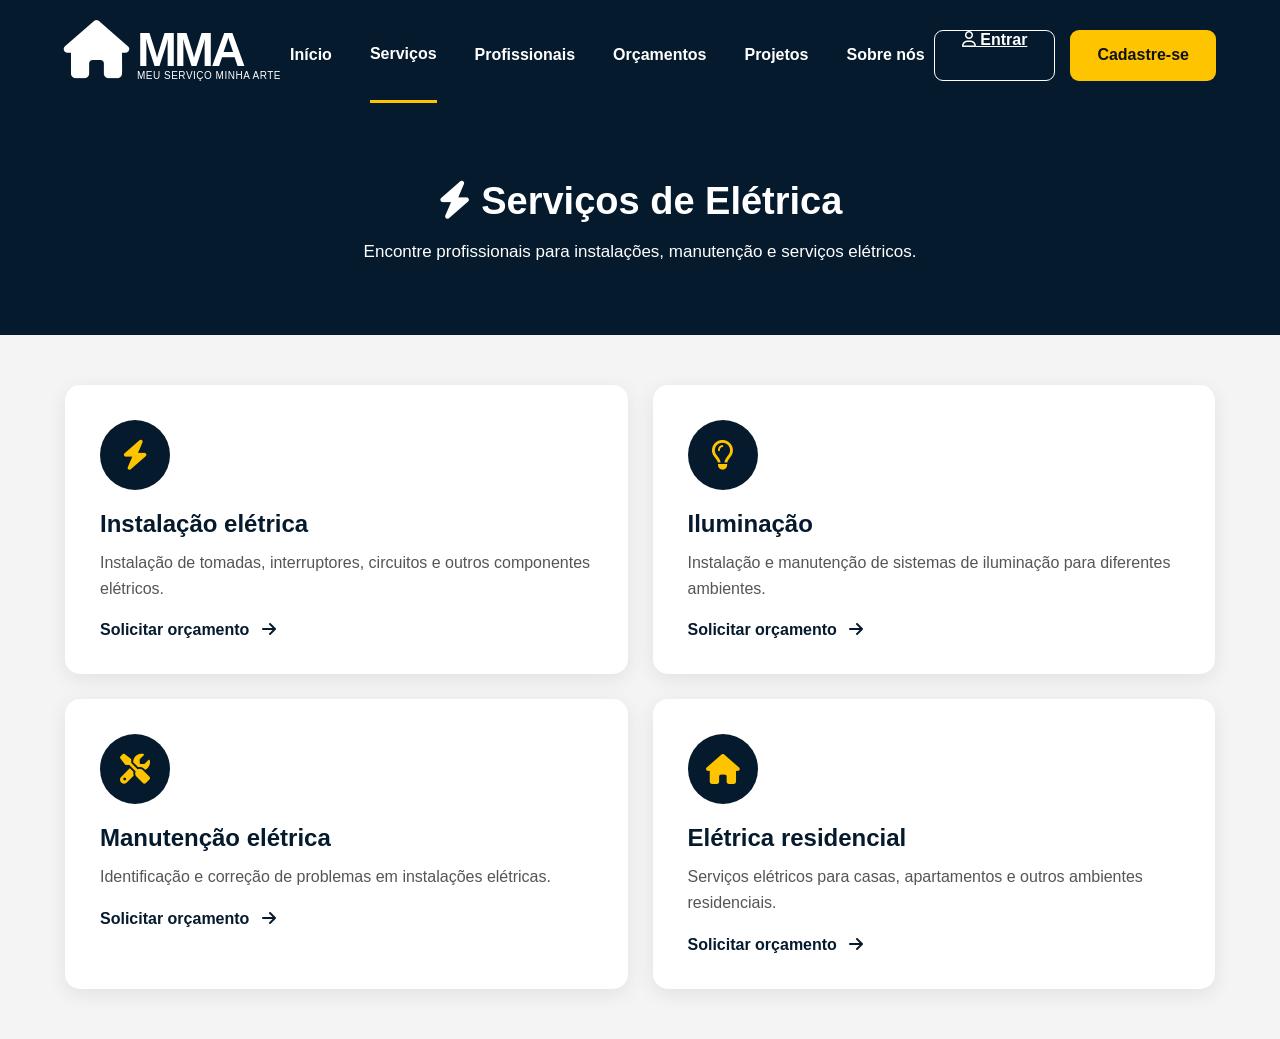
<file: MMA-TCC-main/app/routes/eletrica.html>
<!DOCTYPE html>
<html lang="pt-BR">

<head>

    <meta charset="UTF-8">

    <meta name="viewport"
        content="width=device-width, initial-scale=1.0">

    <title>Elétrica - MMA</title>

    <link rel="stylesheet" href="styleserv.css">

    <link rel="stylesheet"
        href="https://cdnjs.cloudflare.com/ajax/libs/font-awesome/6.5.2/css/all.min.css">

</head>

<body>

<header class="header">

    <div class="logo">

        <div class="logo-icon">
            <i class="fa-solid fa-house"></i>
        </div>

        <div class="logo-text">
            <strong>MMA</strong>
            <span>MEU SERVIÇO MINHA ARTE</span>
        </div>

    </div>


    <nav class="menu">

        <a href="index.html">Início</a>

        <a href="servicos.html" class="active">
            Serviços
        </a>

        <a href="#">Profissionais</a>

        <a href="#">Orçamentos</a>

        <a href="projetos.html">
            Projetos
        </a>

        <a href="sobre.html">
            Sobre nós
        </a>

    </nav>


    <div class="header-buttons">

        <a href="login.html" class="btn-login">
            <i class="fa-regular fa-user"></i>
            Entrar
        </a>

        <button class="btn-register">
            Cadastre-se
        </button>

    </div>

</header>


<section class="page-title">

    <h1>
        <i class="fa-solid fa-bolt"></i>
        Serviços de Elétrica
    </h1>

    <p>
        Encontre profissionais para instalações,
        manutenção e serviços elétricos.
    </p>

</section>


<section class="service-container">

    <div class="service-card">

        <div class="service-icon">
            <i class="fa-solid fa-bolt"></i>
        </div>

        <h2>Instalação elétrica</h2>

        <p>
            Instalação de tomadas, interruptores,
            circuitos e outros componentes elétricos.
        </p>

        <a href="#">
            Solicitar orçamento
            <i class="fa-solid fa-arrow-right"></i>
        </a>

    </div>


    <div class="service-card">

        <div class="service-icon">
            <i class="fa-regular fa-lightbulb"></i>
        </div>

        <h2>Iluminação</h2>

        <p>
            Instalação e manutenção de sistemas
            de iluminação para diferentes ambientes.
        </p>

        <a href="#">
            Solicitar orçamento
            <i class="fa-solid fa-arrow-right"></i>
        </a>

    </div>


    <div class="service-card">

        <div class="service-icon">
            <i class="fa-solid fa-screwdriver-wrench"></i>
        </div>

        <h2>Manutenção elétrica</h2>

        <p>
            Identificação e correção de problemas
            em instalações elétricas.
        </p>

        <a href="#">
            Solicitar orçamento
            <i class="fa-solid fa-arrow-right"></i>
        </a>

    </div>


    <div class="service-card">

        <div class="service-icon">
            <i class="fa-solid fa-house"></i>
        </div>

        <h2>Elétrica residencial</h2>

        <p>
            Serviços elétricos para casas, apartamentos
            e outros ambientes residenciais.
        </p>

        <a href="#">
            Solicitar orçamento
            <i class="fa-solid fa-arrow-right"></i>
        </a>

    </div>

</section>

</body>
</html>
</file>
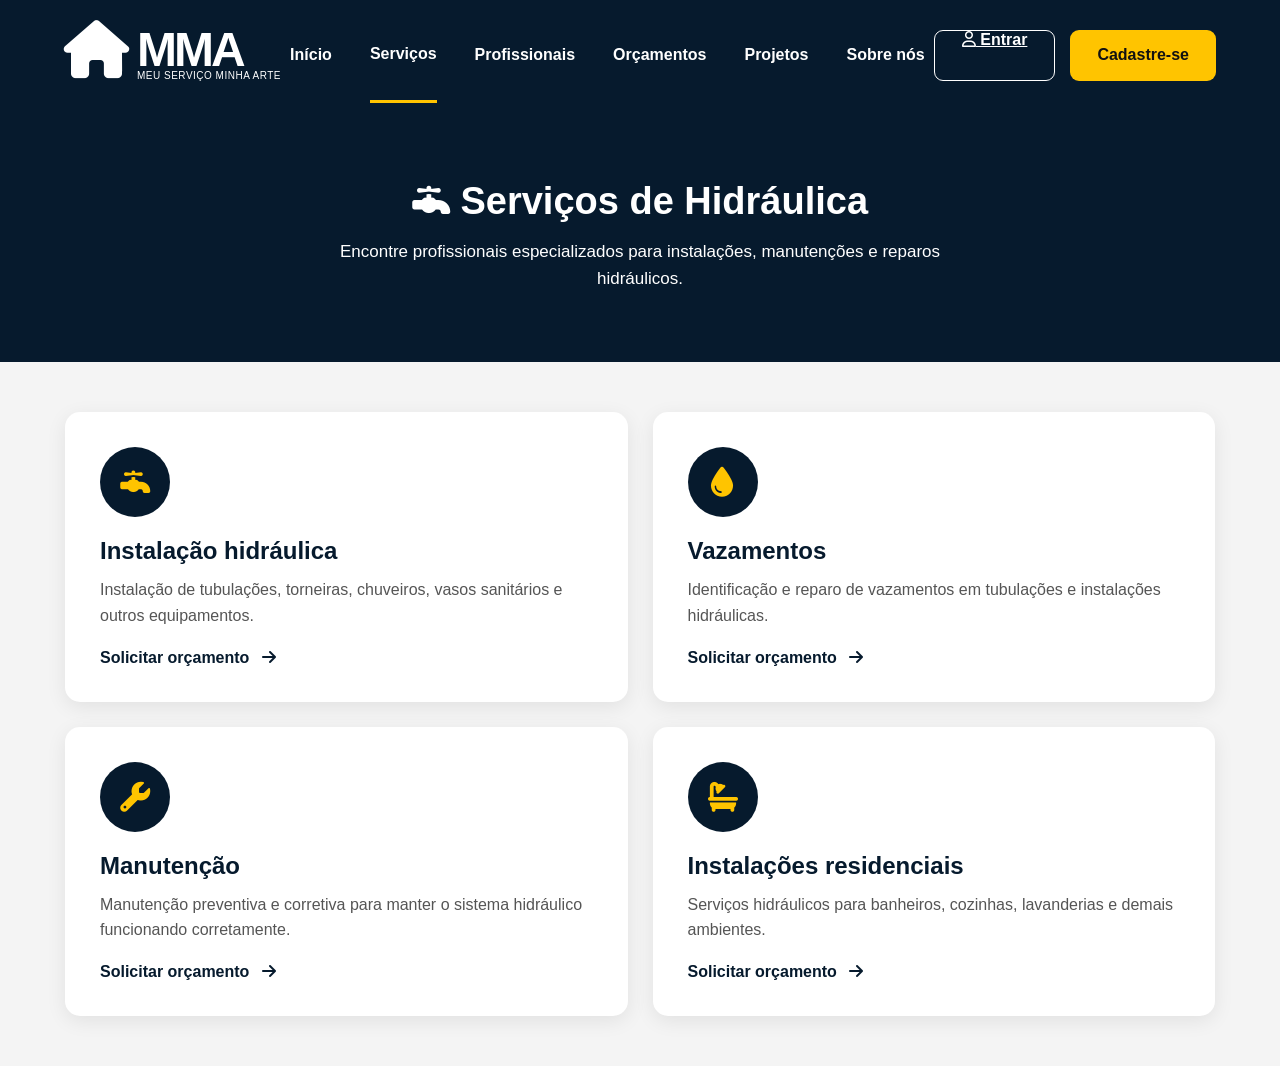
<file: MMA-TCC-main/app/routes/hidraulica.html>
<!DOCTYPE html>
<html lang="pt-BR">

<head>
    <meta charset="UTF-8">
    <meta name="viewport" content="width=device-width, initial-scale=1.0">

    <title>Hidráulica - MMA</title>

    <link rel="stylesheet" href="styleserv.css">

    <link rel="stylesheet"
        href="https://cdnjs.cloudflare.com/ajax/libs/font-awesome/6.5.2/css/all.min.css">
</head>

<body>

<header class="header">

    <div class="logo">
        <div class="logo-icon">
            <i class="fa-solid fa-house"></i>
        </div>

        <div class="logo-text">
            <strong>MMA</strong>
            <span>MEU SERVIÇO MINHA ARTE</span>
        </div>
    </div>

    <nav class="menu">
        <a href="index.html">Início</a>
        <a href="servicos.html" class="active">Serviços</a>
        <a href="#">Profissionais</a>
        <a href="#">Orçamentos</a>
        <a href="projetos.html">Projetos</a>
        <a href="sobre.html">Sobre nós</a>
    </nav>

    <div class="header-buttons">
        <a href="login.html" class="btn-login">
            <i class="fa-regular fa-user"></i>
            Entrar
        </a>

        <button class="btn-register">
            Cadastre-se
        </button>
    </div>

</header>


<section class="page-title">

    <h1>
        <i class="fa-solid fa-faucet"></i>
        Serviços de Hidráulica
    </h1>

    <p>
        Encontre profissionais especializados para instalações,
        manutenções e reparos hidráulicos.
    </p>

</section>


<section class="service-container">

    <div class="service-card">

        <div class="service-icon">
            <i class="fa-solid fa-faucet"></i>
        </div>

        <h2>Instalação hidráulica</h2>

        <p>
            Instalação de tubulações, torneiras, chuveiros,
            vasos sanitários e outros equipamentos.
        </p>

        <a href="#">
            Solicitar orçamento
            <i class="fa-solid fa-arrow-right"></i>
        </a>

    </div>


    <div class="service-card">

        <div class="service-icon">
            <i class="fa-solid fa-droplet"></i>
        </div>

        <h2>Vazamentos</h2>

        <p>
            Identificação e reparo de vazamentos em tubulações
            e instalações hidráulicas.
        </p>

        <a href="#">
            Solicitar orçamento
            <i class="fa-solid fa-arrow-right"></i>
        </a>

    </div>


    <div class="service-card">

        <div class="service-icon">
            <i class="fa-solid fa-wrench"></i>
        </div>

        <h2>Manutenção</h2>

        <p>
            Manutenção preventiva e corretiva para manter
            o sistema hidráulico funcionando corretamente.
        </p>

        <a href="#">
            Solicitar orçamento
            <i class="fa-solid fa-arrow-right"></i>
        </a>

    </div>


    <div class="service-card">

        <div class="service-icon">
            <i class="fa-solid fa-bath"></i>
        </div>

        <h2>Instalações residenciais</h2>

        <p>
            Serviços hidráulicos para banheiros, cozinhas,
            lavanderias e demais ambientes.
        </p>

        <a href="#">
            Solicitar orçamento
            <i class="fa-solid fa-arrow-right"></i>
        </a>

    </div>

</section>

</body>
</html>
</file>
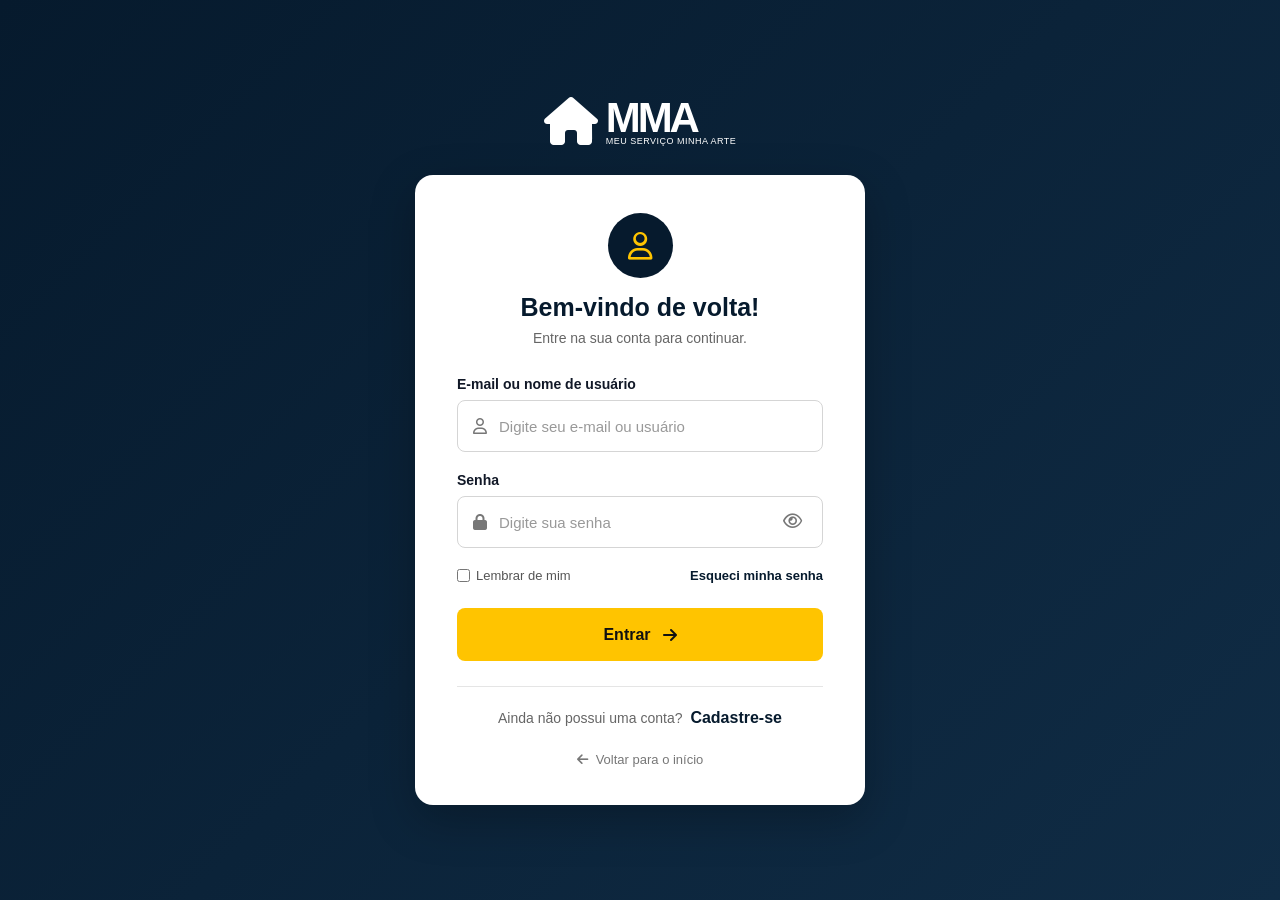
<file: MMA-TCC-main/app/routes/login.html>
<!DOCTYPE html>
<html lang="pt-BR">

<head>
    <meta charset="UTF-8">
    <meta name="viewport" content="width=device-width, initial-scale=1.0">

    <title>Entrar - MMA</title>

    <link rel="stylesheet" href="login.css">

    <link rel="stylesheet"
        href="https://cdnjs.cloudflare.com/ajax/libs/font-awesome/6.5.2/css/all.min.css">
</head>

<body>

    <div class="login-page">

        <!-- LOGO -->

        <div class="login-logo">

            <div class="logo-icon">
                <i class="fa-solid fa-house"></i>
            </div>

            <div class="logo-text">
                <strong>MMA</strong>
                <span>MEU SERVIÇO MINHA ARTE</span>
            </div>

        </div>


        <!-- CAIXA DE LOGIN -->

        <div class="login-box">

            <div class="login-header">

                <div class="user-icon">
                    <i class="fa-regular fa-user"></i>
                </div>

                <h1>Bem-vindo de volta!</h1>

                <p>
                    Entre na sua conta para continuar.
                </p>

            </div>


            <form>

                <!-- USUÁRIO -->

                <div class="input-group">

                    <label for="usuario">
                        E-mail ou nome de usuário
                    </label>

                    <div class="input-box">

                        <i class="fa-regular fa-user"></i>

                        <input
                            type="text"
                            id="usuario"
                            placeholder="Digite seu e-mail ou usuário"
                            required
                        >

                    </div>

                </div>


                <!-- SENHA -->

                <div class="input-group">

                    <label for="senha">
                        Senha
                    </label>

                    <div class="input-box">

                        <i class="fa-solid fa-lock"></i>

                        <input
                            type="password"
                            id="senha"
                            placeholder="Digite sua senha"
                            required
                        >

                        <button
                            type="button"
                            class="show-password"
                            onclick="mostrarSenha()"
                        >
                            <i class="fa-regular fa-eye"></i>
                        </button>

                    </div>

                </div>


                <!-- ESQUECI A SENHA -->

                <div class="login-options">

                    <label>
                        <input type="checkbox">
                        Lembrar de mim
                    </label>

                    <a href="#">
                        Esqueci minha senha
                    </a>

                </div>


                <!-- BOTÃO -->

                <button type="submit" class="btn-login-page">
                    Entrar
                    <i class="fa-solid fa-arrow-right"></i>
                </button>

            </form>


            <!-- CADASTRO -->

            <div class="register-link">

                <p>
                    Ainda não possui uma conta?
                </p>

                <a href="#">
                    Cadastre-se
                </a>

            </div>


            <!-- VOLTAR -->

            <a href="index.html" class="back-home">
                <i class="fa-solid fa-arrow-left"></i>
                Voltar para o início
            </a>

        </div>

    </div>


    <script>

        function mostrarSenha() {

            const senha = document.getElementById("senha");

            const icone = document.querySelector(".show-password i");

            if (senha.type === "password") {

                senha.type = "text";

                icone.classList.remove("fa-eye");

                icone.classList.add("fa-eye-slash");

            } else {

                senha.type = "password";

                icone.classList.remove("fa-eye-slash");

                icone.classList.add("fa-eye");

            }

        }

    </script>

</body>

</html>
</file>
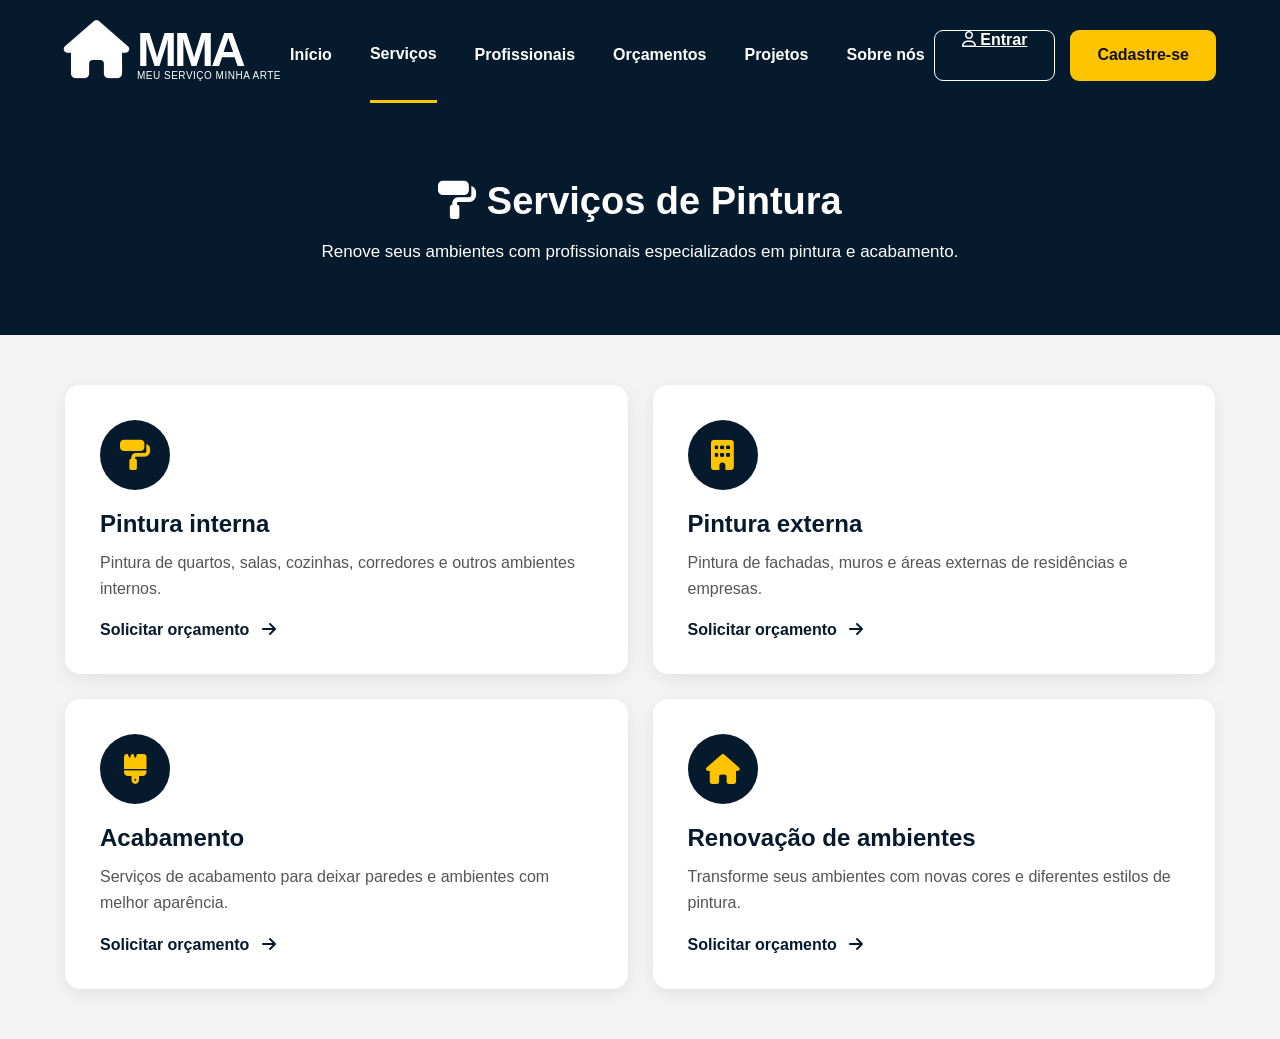
<file: MMA-TCC-main/app/routes/pintura.html>
<!DOCTYPE html>
<html lang="pt-BR">

<head>

    <meta charset="UTF-8">

    <meta name="viewport"
        content="width=device-width, initial-scale=1.0">

    <title>Pintura - MMA</title>

    <link rel="stylesheet" href="styleserv.css">

    <link rel="stylesheet"
        href="https://cdnjs.cloudflare.com/ajax/libs/font-awesome/6.5.2/css/all.min.css">

</head>

<body>

<header class="header">

    <div class="logo">

        <div class="logo-icon">
            <i class="fa-solid fa-house"></i>
        </div>

        <div class="logo-text">
            <strong>MMA</strong>
            <span>MEU SERVIÇO MINHA ARTE</span>
        </div>

    </div>


    <nav class="menu">

        <a href="index.html">Início</a>

        <a href="servicos.html" class="active">
            Serviços
        </a>

        <a href="#">Profissionais</a>

        <a href="#">Orçamentos</a>

        <a href="projetos.html">
            Projetos
        </a>

        <a href="sobre.html">
            Sobre nós
        </a>

    </nav>


    <div class="header-buttons">

        <a href="login.html" class="btn-login">
            <i class="fa-regular fa-user"></i>
            Entrar
        </a>

        <button class="btn-register">
            Cadastre-se
        </button>

    </div>

</header>


<section class="page-title">

    <h1>
        <i class="fa-solid fa-paint-roller"></i>
        Serviços de Pintura
    </h1>

    <p>
        Renove seus ambientes com profissionais especializados
        em pintura e acabamento.
    </p>

</section>


<section class="service-container">

    <div class="service-card">

        <div class="service-icon">
            <i class="fa-solid fa-paint-roller"></i>
        </div>

        <h2>Pintura interna</h2>

        <p>
            Pintura de quartos, salas, cozinhas, corredores
            e outros ambientes internos.
        </p>

        <a href="#">
            Solicitar orçamento
            <i class="fa-solid fa-arrow-right"></i>
        </a>

    </div>


    <div class="service-card">

        <div class="service-icon">
            <i class="fa-solid fa-building"></i>
        </div>

        <h2>Pintura externa</h2>

        <p>
            Pintura de fachadas, muros e áreas externas
            de residências e empresas.
        </p>

        <a href="#">
            Solicitar orçamento
            <i class="fa-solid fa-arrow-right"></i>
        </a>

    </div>


    <div class="service-card">

        <div class="service-icon">
            <i class="fa-solid fa-brush"></i>
        </div>

        <h2>Acabamento</h2>

        <p>
            Serviços de acabamento para deixar paredes
            e ambientes com melhor aparência.
        </p>

        <a href="#">
            Solicitar orçamento
            <i class="fa-solid fa-arrow-right"></i>
        </a>

    </div>


    <div class="service-card">

        <div class="service-icon">
            <i class="fa-solid fa-house"></i>
        </div>

        <h2>Renovação de ambientes</h2>

        <p>
            Transforme seus ambientes com novas cores
            e diferentes estilos de pintura.
        </p>

        <a href="#">
            Solicitar orçamento
            <i class="fa-solid fa-arrow-right"></i>
        </a>

    </div>

</section>

</body>
</html>
</file>
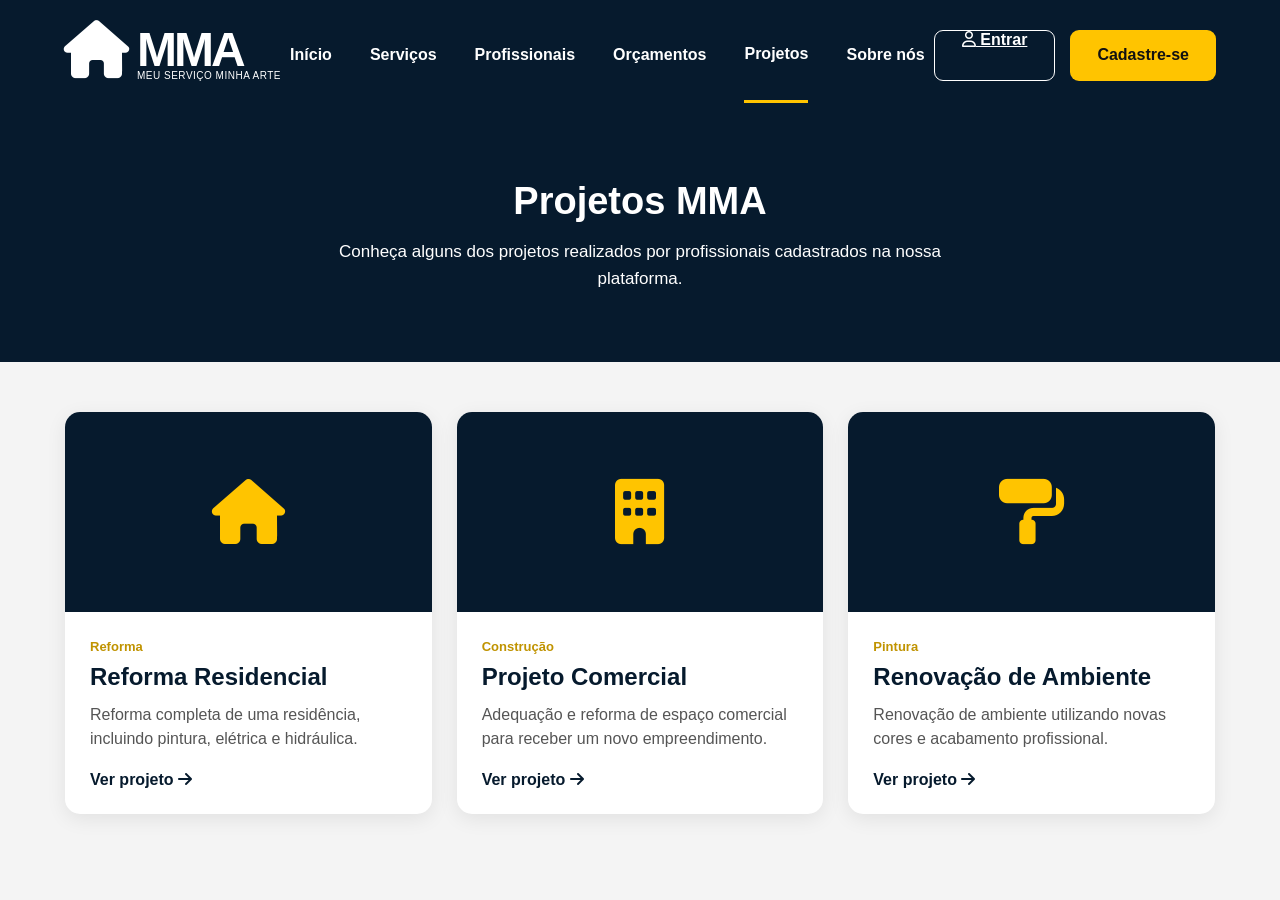
<file: MMA-TCC-main/app/routes/projetos.html>
<!DOCTYPE html>
<html lang="pt-BR">

<head>

    <meta charset="UTF-8">

    <meta name="viewport"
        content="width=device-width, initial-scale=1.0">

    <title>Projetos - MMA</title>

    <link rel="stylesheet" href="styleserv.css">

    <link rel="stylesheet"
        href="https://cdnjs.cloudflare.com/ajax/libs/font-awesome/6.5.2/css/all.min.css">

</head>

<body>

<header class="header">

    <div class="logo">

        <div class="logo-icon">
            <i class="fa-solid fa-house"></i>
        </div>

        <div class="logo-text">
            <strong>MMA</strong>
            <span>MEU SERVIÇO MINHA ARTE</span>
        </div>

    </div>


    <nav class="menu">

        <a href="index.html">Início</a>

        <a href="servicos.html">Serviços</a>

        <a href="#">Profissionais</a>

        <a href="#">Orçamentos</a>

        <a href="projetos.html" class="active">
            Projetos
        </a>

        <a href="sobre.html">
            Sobre nós
        </a>

    </nav>


    <div class="header-buttons">

        <a href="login.html" class="btn-login">
            <i class="fa-regular fa-user"></i>
            Entrar
        </a>

        <button class="btn-register">
            Cadastre-se
        </button>

    </div>

</header>


<section class="page-title">

    <h1>Projetos MMA</h1>

    <p>
        Conheça alguns dos projetos realizados por
        profissionais cadastrados na nossa plataforma.
    </p>

</section>


<section class="projects-container">


    <div class="project-card">

        <div class="project-image">
            <i class="fa-solid fa-house"></i>
        </div>

        <div class="project-content">

            <span>Reforma</span>

            <h2>Reforma Residencial</h2>

            <p>
                Reforma completa de uma residência,
                incluindo pintura, elétrica e hidráulica.
            </p>

            <a href="#">
                Ver projeto
                <i class="fa-solid fa-arrow-right"></i>
            </a>

        </div>

    </div>


    <div class="project-card">

        <div class="project-image">
            <i class="fa-solid fa-building"></i>
        </div>

        <div class="project-content">

            <span>Construção</span>

            <h2>Projeto Comercial</h2>

            <p>
                Adequação e reforma de espaço comercial
                para receber um novo empreendimento.
            </p>

            <a href="#">
                Ver projeto
                <i class="fa-solid fa-arrow-right"></i>
            </a>

        </div>

    </div>


    <div class="project-card">

        <div class="project-image">
            <i class="fa-solid fa-paint-roller"></i>
        </div>

        <div class="project-content">

            <span>Pintura</span>

            <h2>Renovação de Ambiente</h2>

            <p>
                Renovação de ambiente utilizando novas
                cores e acabamento profissional.
            </p>

            <a href="#">
                Ver projeto
                <i class="fa-solid fa-arrow-right"></i>
            </a>

        </div>

    </div>


</section>

</body>
</html>
</file>
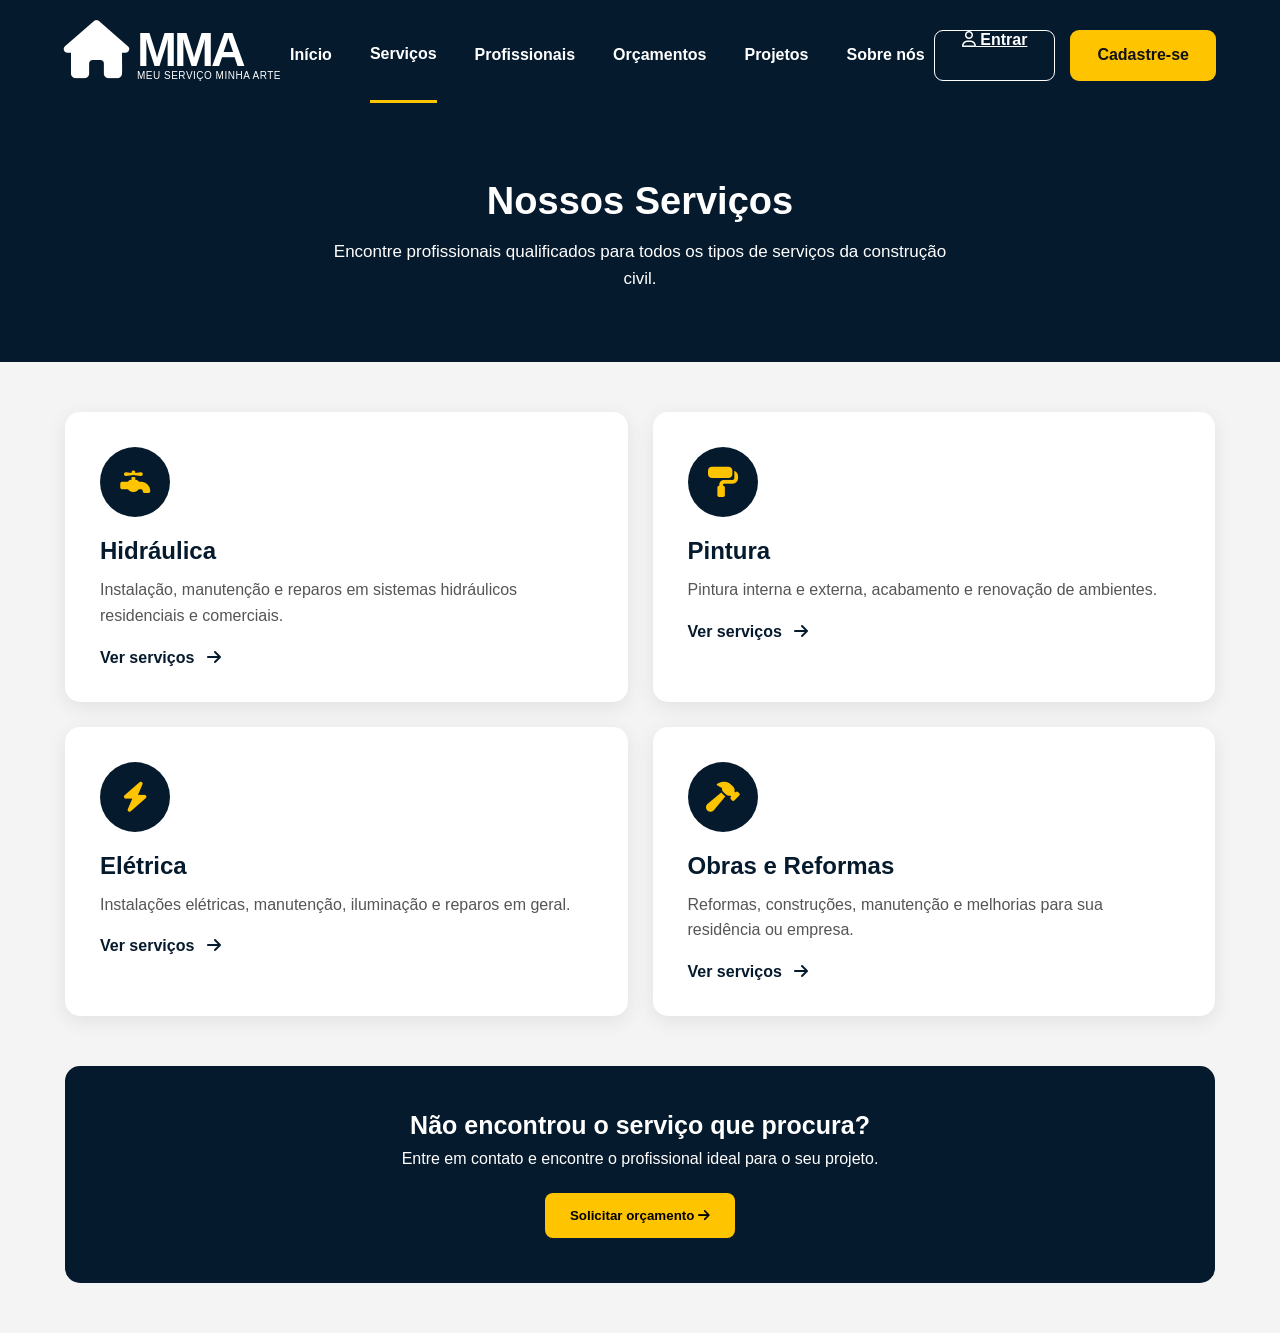
<file: MMA-TCC-main/app/routes/servicos.html>
<!DOCTYPE html>
<html lang="pt-BR">

<head>
    <meta charset="UTF-8">
    <meta name="viewport" content="width=device-width, initial-scale=1.0">

    <title>Serviços - MMA</title>

    <link rel="stylesheet" href="styleserv.css">

    <link rel="stylesheet"
        href="https://cdnjs.cloudflare.com/ajax/libs/font-awesome/6.5.2/css/all.min.css">
</head>

<body>

<header class="header">

    <div class="logo">
        <div class="logo-icon">
            <i class="fa-solid fa-house"></i>
        </div>

        <div class="logo-text">
            <strong>MMA</strong>
            <span>MEU SERVIÇO MINHA ARTE</span>
        </div>
    </div>

    <nav class="menu">
        <a href="index.html">Início</a>
        <a href="servicos.html" class="active">Serviços</a>
        <a href="#">Profissionais</a>
        <a href="#">Orçamentos</a>
        <a href="projetos.html">Projetos</a>
        <a href="sobre.html">Sobre nós</a>
    </nav>

    <div class="header-buttons">

        <a href="login.html" class="btn-login">
            <i class="fa-regular fa-user"></i>
            Entrar
        </a>

        <button class="btn-register">
            Cadastre-se
        </button>

    </div>

</header>


<section class="page-title">

    <h1>Nossos Serviços</h1>

    <p>
        Encontre profissionais qualificados para todos os tipos
        de serviços da construção civil.
    </p>

</section>


<section class="service-container">

    <div class="service-card">

        <div class="service-icon">
            <i class="fa-solid fa-faucet"></i>
        </div>

        <h2>Hidráulica</h2>

        <p>
            Instalação, manutenção e reparos em sistemas hidráulicos
            residenciais e comerciais.
        </p>

        <a href="hidraulica.html">
            Ver serviços
            <i class="fa-solid fa-arrow-right"></i>
        </a>

    </div>


    <div class="service-card">

        <div class="service-icon">
            <i class="fa-solid fa-paint-roller"></i>
        </div>

        <h2>Pintura</h2>

        <p>
            Pintura interna e externa, acabamento e renovação
            de ambientes.
        </p>

        <a href="pintura.html">
            Ver serviços
            <i class="fa-solid fa-arrow-right"></i>
        </a>

    </div>


    <div class="service-card">

        <div class="service-icon">
            <i class="fa-solid fa-bolt"></i>
        </div>

        <h2>Elétrica</h2>

        <p>
            Instalações elétricas, manutenção, iluminação
            e reparos em geral.
        </p>

        <a href="eletrica.html">
            Ver serviços
            <i class="fa-solid fa-arrow-right"></i>
        </a>

    </div>


    <div class="service-card">

        <div class="service-icon">
            <i class="fa-solid fa-hammer"></i>
        </div>

        <h2>Obras e Reformas</h2>

        <p>
            Reformas, construções, manutenção e melhorias
            para sua residência ou empresa.
        </p>

        <a href="#">
            Ver serviços
            <i class="fa-solid fa-arrow-right"></i>
        </a>

    </div>

</section>


<section class="service-banner">

    <h2>Não encontrou o serviço que procura?</h2>

    <p>
        Entre em contato e encontre o profissional ideal
        para o seu projeto.
    </p>

    <button>
        Solicitar orçamento
        <i class="fa-solid fa-arrow-right"></i>
    </button>

</section>

</body>
</html>
</file>
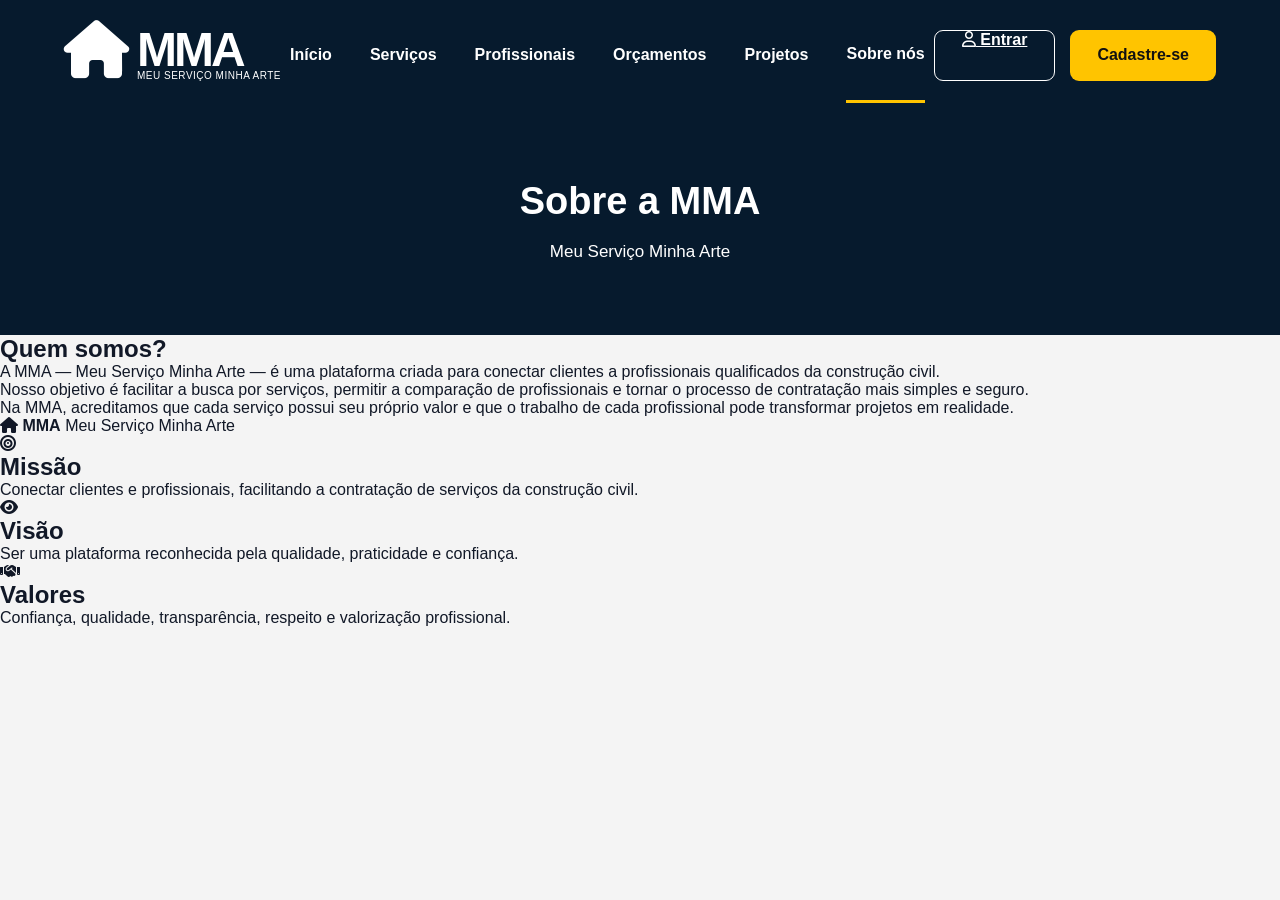
<file: MMA-TCC-main/app/routes/sobre.html>
<!DOCTYPE html>
<html lang="pt-BR">

<head>

    <meta charset="UTF-8">

    <meta name="viewport"
        content="width=device-width, initial-scale=1.0">

    <title>Sobre Nós - MMA</title>

    <link rel="stylesheet" href="styleserv.css">

    <link rel="stylesheet"
        href="https://cdnjs.cloudflare.com/ajax/libs/font-awesome/6.5.2/css/all.min.css">

</head>

<body>

<header class="header">

    <div class="logo">

        <div class="logo-icon">
            <i class="fa-solid fa-house"></i>
        </div>

        <div class="logo-text">
            <strong>MMA</strong>
            <span>MEU SERVIÇO MINHA ARTE</span>
        </div>

    </div>


    <nav class="menu">

        <a href="index.html">Início</a>

        <a href="servicos.html">Serviços</a>

        <a href="#">Profissionais</a>

        <a href="#">Orçamentos</a>

        <a href="projetos.html">Projetos</a>

        <a href="sobre.html" class="active">
            Sobre nós
        </a>

    </nav>


    <div class="header-buttons">

        <a href="login.html" class="btn-login">
            <i class="fa-regular fa-user"></i>
            Entrar
        </a>

        <button class="btn-register">
            Cadastre-se
        </button>

    </div>

</header>


<section class="page-title">

    <h1>Sobre a MMA</h1>

    <p>
        Meu Serviço Minha Arte
    </p>

</section>


<section class="about-container">

    <div class="about-text">

        <h2>Quem somos?</h2>

        <p>
            A MMA — Meu Serviço Minha Arte — é uma plataforma
            criada para conectar clientes a profissionais
            qualificados da construção civil.
        </p>

        <p>
            Nosso objetivo é facilitar a busca por serviços,
            permitir a comparação de profissionais e tornar
            o processo de contratação mais simples e seguro.
        </p>

        <p>
            Na MMA, acreditamos que cada serviço possui seu
            próprio valor e que o trabalho de cada profissional
            pode transformar projetos em realidade.
        </p>

    </div>


    <div class="about-icon">

        <i class="fa-solid fa-house"></i>

        <strong>MMA</strong>

        <span>
            Meu Serviço Minha Arte
        </span>

    </div>

</section>


<section class="mission-container">

    <div class="mission-card">

        <i class="fa-solid fa-bullseye"></i>

        <h2>Missão</h2>

        <p>
            Conectar clientes e profissionais,
            facilitando a contratação de serviços
            da construção civil.
        </p>

    </div>


    <div class="mission-card">

        <i class="fa-solid fa-eye"></i>

        <h2>Visão</h2>

        <p>
            Ser uma plataforma reconhecida pela
            qualidade, praticidade e confiança.
        </p>

    </div>


    <div class="mission-card">

        <i class="fa-solid fa-handshake"></i>

        <h2>Valores</h2>

        <p>
            Confiança, qualidade, transparência,
            respeito e valorização profissional.
        </p>

    </div>

</section>

</body>
</html>
</file>
<file: MMA-TCC-main/app/routes/styleserv.css>
@import url("style.css");


/* ================= PÁGINAS INTERNAS ================= */

.page-title {
    background: var(--azul);
    color: white;
    text-align: center;
    padding: 70px 20px;
}


/* ================= PÁGINAS INTERNAS ================= */

.page-title {
    background: var(--azul);
    color: white;
    text-align: center;
    padding: 70px 20px;
}

.page-title h1 {
    font-size: 38px;
    margin-bottom: 15px;
}

.page-title p {
    font-size: 17px;
    max-width: 650px;
    margin: auto;
    line-height: 1.6;
}


/* ================= SERVIÇOS ================= */

.service-container {
    max-width: 1200px;
    margin: 50px auto;
    padding: 0 25px;

    display: grid;
    grid-template-columns: repeat(2, 1fr);
    gap: 25px;
}

.service-card {
    background: white;

    padding: 35px;

    border-radius: 15px;

    box-shadow:
        0 5px 20px rgba(0, 0, 0, .08);

    transition: .3s;
}

.service-card:hover {
    transform: translateY(-5px);
}

.service-icon {
    width: 70px;
    height: 70px;

    border-radius: 50%;

    background: var(--azul);

    color: var(--amarelo);

    display: flex;
    align-items: center;
    justify-content: center;

    font-size: 30px;

    margin-bottom: 20px;
}

.service-card h2 {
    color: var(--azul);

    font-size: 24px;

    margin-bottom: 12px;
}

.service-card p {
    color: #555;

    line-height: 1.6;

    margin-bottom: 20px;
}

.service-card a {
    color: var(--azul);

    text-decoration: none;

    font-weight: bold;
}

.service-card a i {
    margin-left: 8px;
}

.service-card a:hover {
    color: #d49f00;
}


/* ================= BANNER ================= */

.service-banner {
    max-width: 1150px;

    margin: 50px auto;

    padding: 45px;

    border-radius: 15px;

    background: var(--azul);

    color: white;

    text-align: center;
}

.service-banner h2 {
    font-size: 25px;

    margin-bottom: 10px;
}

.service-banner p {
    margin-bottom: 25px;
}

.service-banner button {
    background: var(--amarelo);

    border: none;

    padding: 15px 25px;

    border-radius: 8px;

    font-weight: bold;

    cursor: pointer;
}

.service-banner button:hover {
    background: #eab400;
}


/* ================= RESPONSIVO ================= */

@media (max-width: 700px) {

    .service-container {
        grid-template-columns: 1fr;
    }

    .page-title h1 {
        font-size: 30px;
    }

    .service-banner {
        margin: 30px 20px;
    }
}

/* ================= PROJETOS ================= */

.projects-container {
    max-width: 1200px;
    margin: 50px auto;
    padding: 0 25px;

    display: grid;
    grid-template-columns: repeat(3, 1fr);
    gap: 25px;
}

.project-card {
    background: white;

    border-radius: 15px;

    overflow: hidden;

    box-shadow: 0 5px 20px rgba(0, 0, 0, .08);

    transition: .3s;
}

.project-card:hover {
    transform: translateY(-5px);
}

.project-image {
    height: 200px;

    background: var(--azul);

    color: var(--amarelo);

    display: flex;
    align-items: center;
    justify-content: center;

    font-size: 65px;
}

.project-content {
    padding: 25px;
}

.project-content span {
    color: #c09300;

    font-size: 13px;

    font-weight: bold;
}

.project-content h2 {
    color: var(--azul);

    margin: 8px 0 12px;
}

.project-content p {
    color: #555;

    line-height: 1.5;

    margin-bottom: 20px;
}

.project-content a {
    color: var(--azul);

    text-decoration: none;

    font-weight: bold;
}

@media (max-width: 800px) {

    .projects-container {
        grid-template-columns: 1fr;
    }

}
</file>
<file: MMA-TCC-main/app/routes/login.css>
/* ================= RESET ================= */

* {
    margin: 0;
    padding: 0;
    box-sizing: border-box;
}


/* ================= VARIÁVEIS ================= */

:root {
    --azul: #061a2d;
    --azul-claro: #102c45;
    --amarelo: #ffc400;
    --branco: #ffffff;
    --cinza: #f4f4f4;
    --texto: #111827;
}


/* ================= BODY ================= */

body {
    font-family: Arial, Helvetica, sans-serif;
    background: var(--cinza);
    color: var(--texto);
}


/* ================= PÁGINA ================= */

.login-page {
    min-height: 100vh;

    display: flex;
    flex-direction: column;
    align-items: center;
    justify-content: center;

    padding: 30px 20px;

    background:
        linear-gradient(
            135deg,
            #061a2d 0%,
            #102c45 100%
        );
}


/* ================= LOGO ================= */

.login-logo {
    display: flex;
    align-items: center;

    gap: 8px;

    color: white;

    margin-bottom: 25px;
}

.logo-icon {
    font-size: 48px;
}

.logo-text {
    display: flex;
    flex-direction: column;
}

.logo-text strong {
    font-size: 42px;
    line-height: 36px;
    letter-spacing: -3px;
}

.logo-text span {
    font-size: 9px;
    letter-spacing: .5px;
}


/* ================= CAIXA ================= */

.login-box {
    width: 100%;
    max-width: 450px;

    background: white;

    border-radius: 18px;

    padding: 38px 42px;

    box-shadow:
        0 15px 45px rgba(0, 0, 0, .25);
}


/* ================= CABEÇALHO ================= */

.login-header {
    text-align: center;

    margin-bottom: 30px;
}

.user-icon {
    width: 65px;
    height: 65px;

    margin: 0 auto 15px;

    border-radius: 50%;

    background: var(--azul);

    color: var(--amarelo);

    display: flex;
    align-items: center;
    justify-content: center;

    font-size: 28px;
}

.login-header h1 {
    font-size: 25px;

    color: var(--azul);

    margin-bottom: 8px;
}

.login-header p {
    font-size: 14px;

    color: #666;
}


/* ================= INPUTS ================= */

.input-group {
    margin-bottom: 20px;
}

.input-group label {
    display: block;

    font-size: 14px;

    font-weight: bold;

    margin-bottom: 8px;

    color: var(--texto);
}

.input-box {
    height: 52px;

    border: 1px solid #d5d5d5;

    border-radius: 8px;

    display: flex;

    align-items: center;

    padding: 0 15px;

    transition: .3s;
}

.input-box:focus-within {
    border-color: var(--amarelo);

    box-shadow:
        0 0 0 3px rgba(255, 196, 0, .15);
}

.input-box i {
    color: #777;

    margin-right: 12px;
}

.input-box input {
    width: 100%;

    height: 100%;

    border: none;

    outline: none;

    font-size: 15px;
}

.input-box input::placeholder {
    color: #999;
}


/* ================= MOSTRAR SENHA ================= */

.show-password {
    background: none;

    border: none;

    cursor: pointer;

    font-size: 17px;

    margin: 0;

    padding: 5px;
}

.show-password i {
    margin: 0;
}


/* ================= OPÇÕES ================= */

.login-options {
    display: flex;

    align-items: center;

    justify-content: space-between;

    font-size: 13px;

    margin-bottom: 25px;
}

.login-options label {
    display: flex;

    align-items: center;

    gap: 6px;

    color: #555;
}

.login-options input {
    accent-color: var(--amarelo);
}

.login-options a {
    color: var(--azul);

    font-weight: bold;

    text-decoration: none;
}

.login-options a:hover {
    color: #d49f00;
}


/* ================= BOTÃO ================= */

.btn-login-page {
    width: 100%;

    height: 53px;

    border: none;

    border-radius: 8px;

    background: var(--amarelo);

    color: #111;

    font-size: 16px;

    font-weight: bold;

    cursor: pointer;

    display: flex;

    align-items: center;

    justify-content: center;

    gap: 12px;

    transition: .3s;
}

.btn-login-page:hover {
    background: #eab400;

    transform: translateY(-2px);
}


/* ================= CADASTRO ================= */

.register-link {
    text-align: center;

    margin-top: 25px;

    padding-top: 22px;

    border-top: 1px solid #e5e5e5;
}

.register-link p {
    display: inline;

    font-size: 14px;

    color: #666;
}

.register-link a {
    color: var(--azul);

    font-weight: bold;

    text-decoration: none;

    margin-left: 4px;
}

.register-link a:hover {
    color: #d49f00;
}


/* ================= VOLTAR ================= */

.back-home {
    display: flex;

    justify-content: center;

    align-items: center;

    gap: 8px;

    margin-top: 25px;

    color: #777;

    font-size: 13px;

    text-decoration: none;
}

.back-home:hover {
    color: var(--azul);
}


/* ================= RESPONSIVIDADE ================= */

@media (max-width: 500px) {

    .login-page {
        padding: 20px 15px;
    }

    .login-box {
        padding: 30px 25px;
    }

    .login-logo {
        margin-bottom: 20px;
    }

    .logo-text strong {
        font-size: 36px;
    }

    .logo-icon {
        font-size: 42px;
    }

    .login-options {
        flex-direction: column;

        align-items: flex-start;

        gap: 12px;
    }

}
</file>
